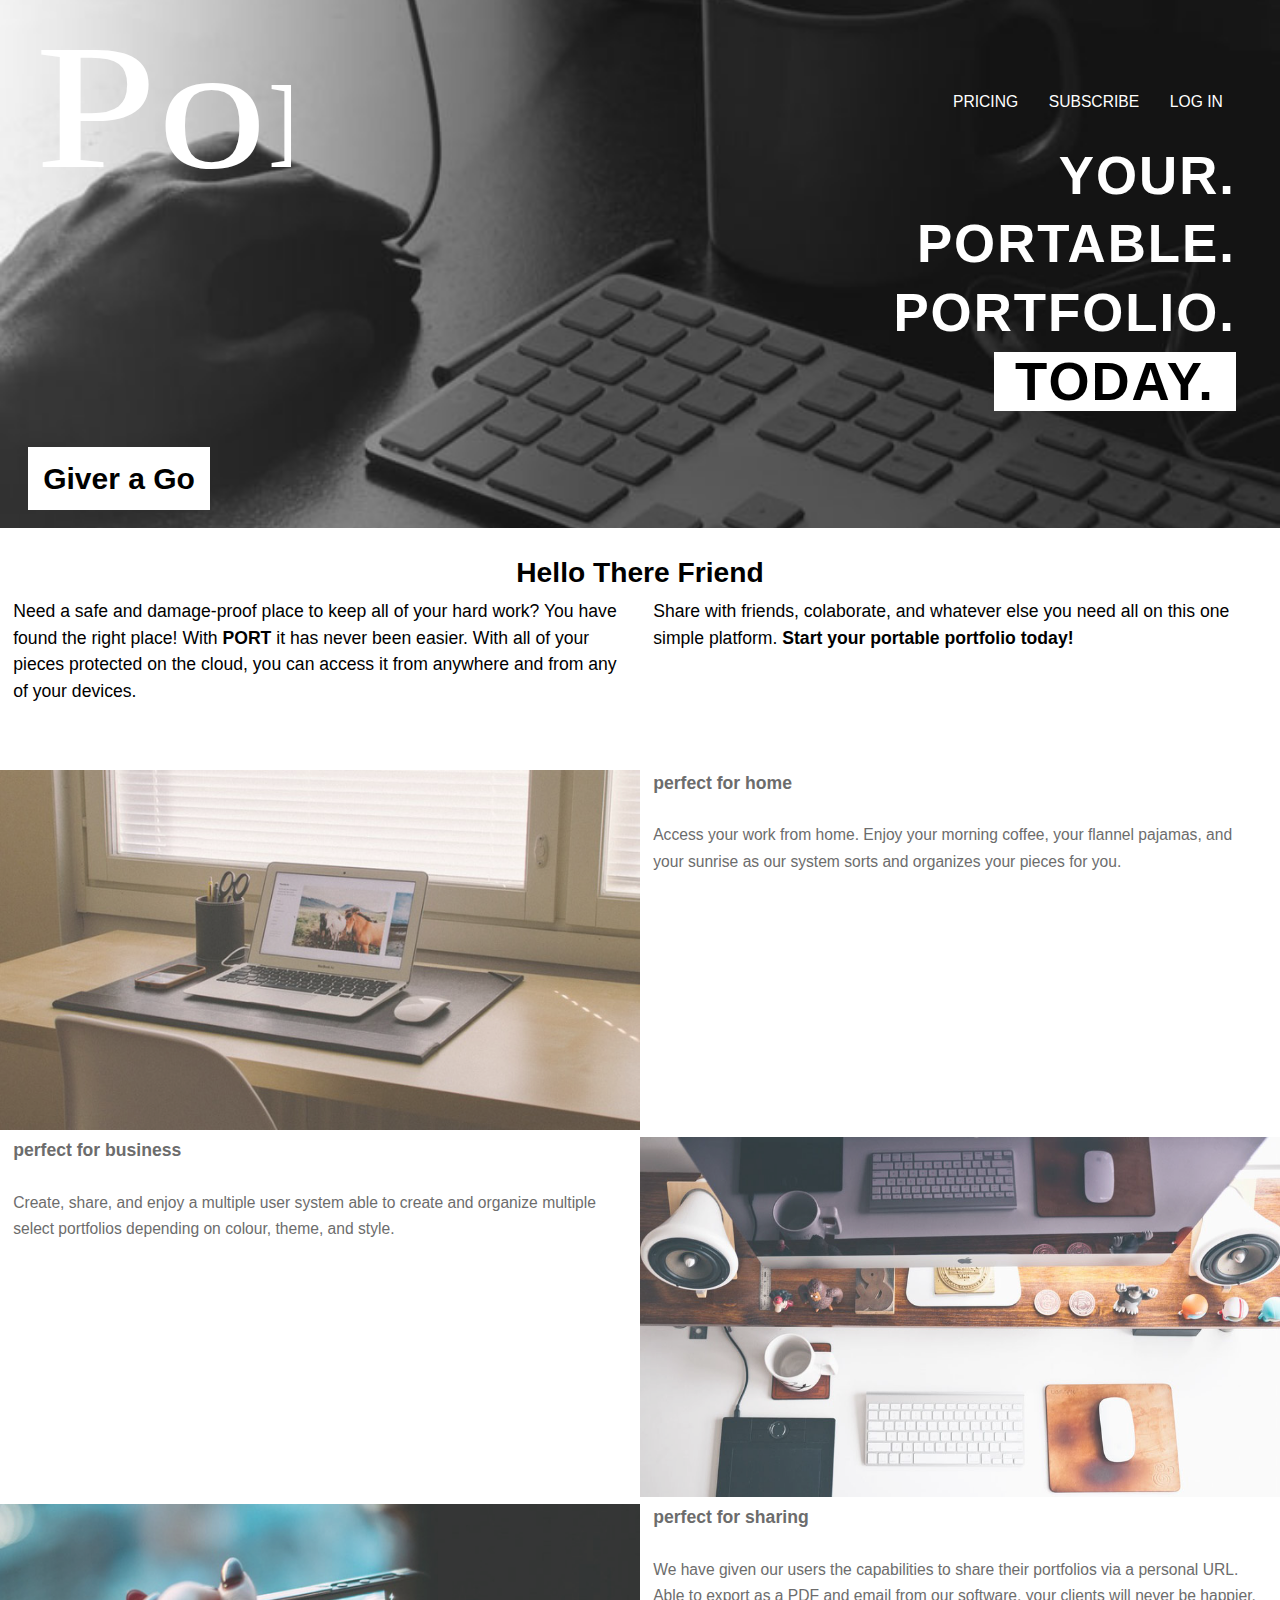
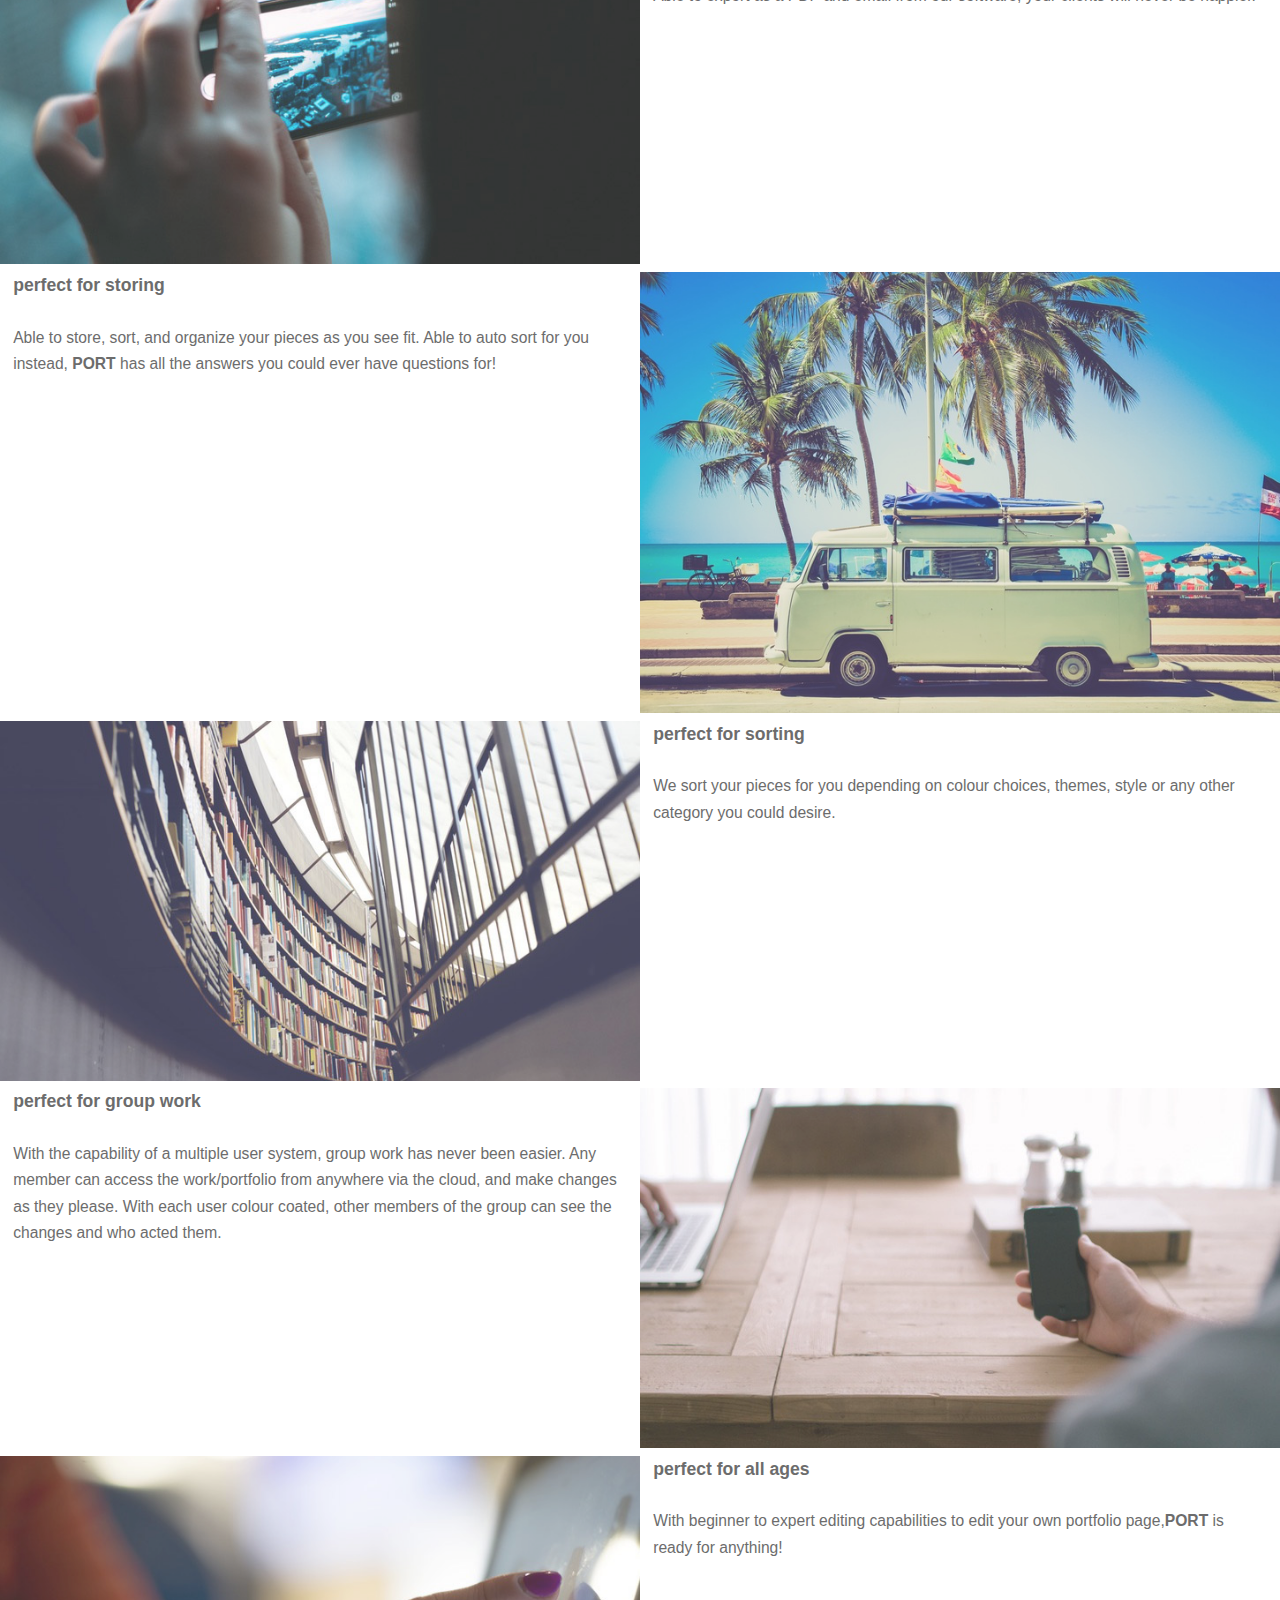
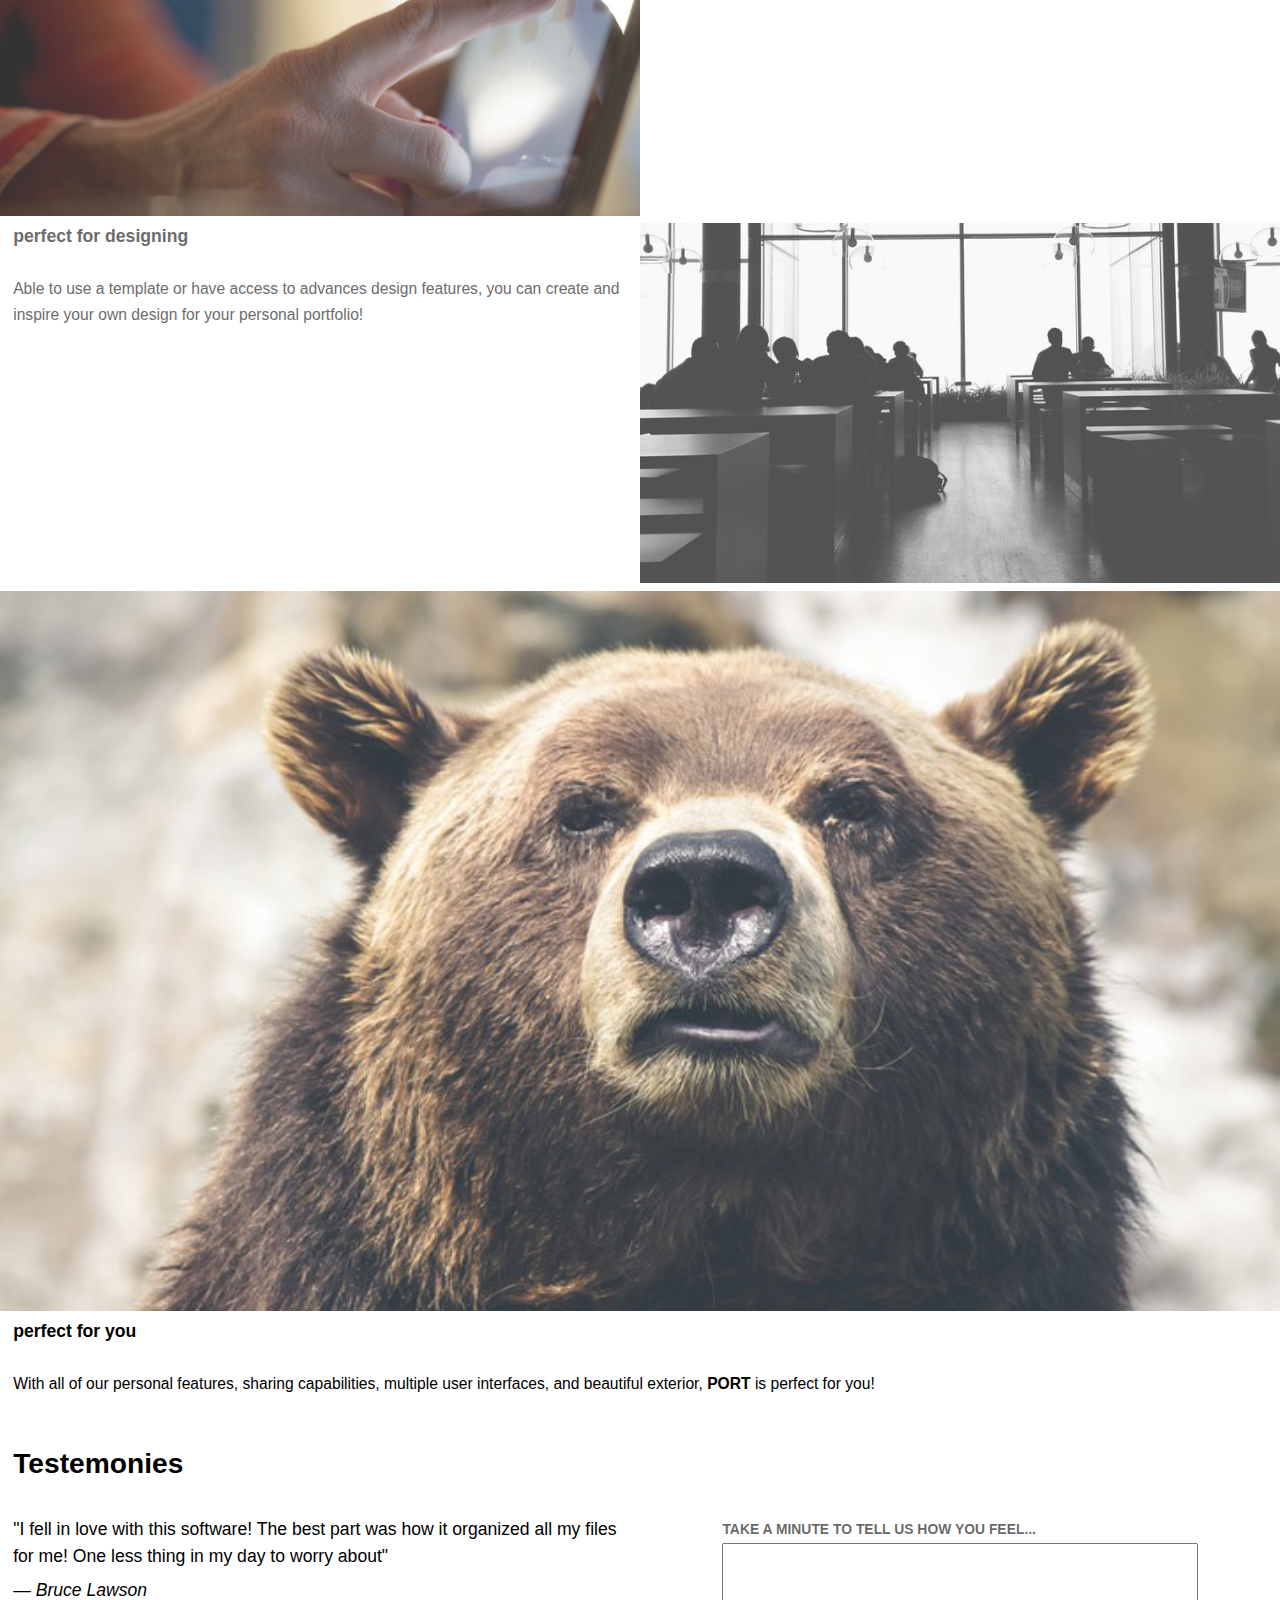
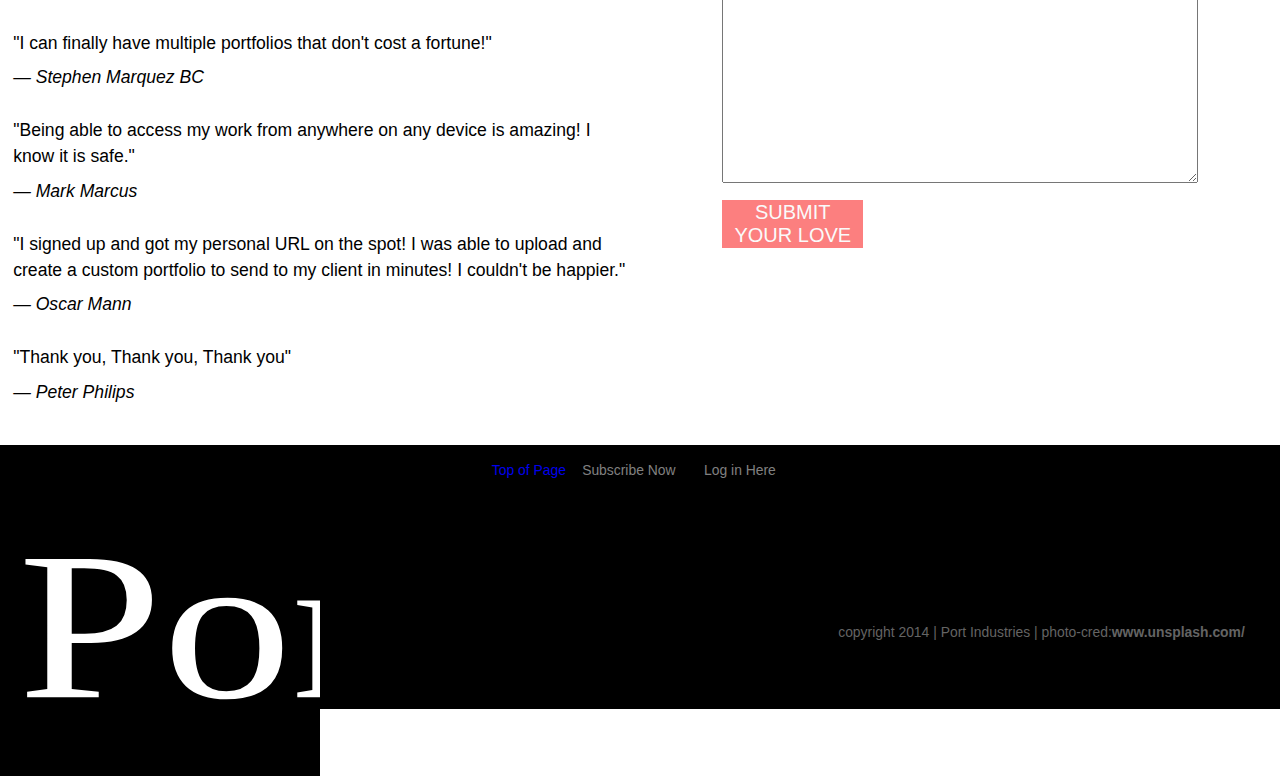
<file: index.html>
<!DOCTYPE html>
<html lang="en-ca">
<head>
  <meta charset="utf-8">
  <title>YOURPORT</title>
  <meta name="viewport" content="width=device-width,initial-scale=1">
  <link href="css/grid.css" rel="stylesheet">
  <link href="css/typography.css" rel="stylesheet">
  <link href="css/main.css" rel="stylesheet">

</head>
<body>
    
    <ul class="skip-links">
        <li><a href="#topnav">Skip to Top Navigation</a></li>
        <li><a href="#gonav">Skip to Giver a Go</a></li>
        <li><a href="pricing.html">Skip to Prices</a></li>
        <li><a href="subscribe.html">Skip to Subscription</a></li>
        <li><a href="#tour">Skip to Tour</a></li>
        <li><a href="#testemony">Skip to Testemonies</a></li>
        <li><a href="#bottomnav">Skip to Bottom Navigation</a></li>
    
    </ul>
     
<header>
    
    <a><img class="logo" src="images/logo.svg" alt="port logo"></a>
    
    
    <nav role="navigation" id="topnav">
         <ul class="nav-m milli">
            <li class="gutter-1-2"><a class="" href="pricing.html" id="pricenav">Pricing</a></li>
            <li class="gutter-1-2"><a class="" href="subscribe.html" id="subnav">Subscribe</a></li> 
            <li class="gutter-1-2"><a class="">Log In</a></li>     
        </ul>
    </nav>
    
    <div>
        <h1>your.<br>portable.<br>portfolio.<br><a class="todaylink" href="subscribe.html">today.</a></h1>
  </div> 
    
    <p class="island-1-2 giver"><a class="button" href="subscribe.html" id="gonav">Giver a Go</a></p>
  
</header>

<main>

    <nav role="navigation">
        <ul class="nav giga">
            <li><a class="sm-button" href="pricing.html">Pricing</a></li>
            <li><a class="sm-button" href="subscribe.html">Subscribe</a></li>
            <li><a class="sm-button">Log In</a></li>
        </ul>
    </nav>
    
    <div class="unit" id="tour">
        <h2 class="h2">Hello There Friend</h2>
        <div class="grid intro">
            <p class="unit unit-xs-1 unit-s-1-2 unit-m-1-2 gutter-1-2">Need a safe and damage-proof place to keep all of your hard work? You have found the right place! With <strong>PORT</strong> it has never been easier. With all of your pieces protected on the cloud, you can access it from anywhere and from any of your devices.</p> 
                <p class="unit unit-xs-1 unit-s-1-2 unit-m-1-2 gutter-1-2">Share with friends, colaborate, and whatever else you need all on this one simple platform. <a class="startlink" href="subscribe.html"><strong>Start your portable portfolio today!</strong></a></p>
        </div>    
        
    </div>
    
    <div class="grid">
    
        <div class="feature unit unit-xs-1 unit-m-1-2 unit-l-1">
            
            <div class="grid">
            
            <div class="unit unit-xs-1 unit-l-1-2">      
            <img src="images/for-home.jpg" class="pic-overlay" alt="">
            </div> 
            <div class="feature-info unit unit-xs-1 unit-l-1-2">
                <h3 class="kilo gutter-1-2">perfect for home</h3>
                <p class="info milli gutter-1-2">Access your work from home. Enjoy your morning coffee, your flannel pajamas, and your sunrise as our system sorts and organizes your pieces for you.</p>
            </div>
            </div>
        </div>
        
        <div class="feature unit unit-xs-1 unit-m-1-2 unit-l-1">
            
            <div class="grid">
            
                <div class="unit unit-xs-1 unit-l-1-2 unit-push-l-1-2">   
                    <img src="images/for-business.jpeg" class="pic-overlay" alt="">
                </div> 
                <div class="feature-info unit unit-xs-1 unit-l-1-2 unit-pull-l-1-2">
                    <h3 class="kilo gutter-1-2">perfect for business</h3>
            <p class="info milli gutter-1-2">Create, share, and enjoy a multiple user system able to create and organize multiple select portfolios depending on colour, theme, and style. </p>
                </div>
            </div>
        </div>
        
        <div class="feature unit unit-xs-1 unit-m-1-2 unit-l-1">
            
            <div class="grid">
            
                <div class="unit unit-xs-1 unit-l-1-2">   
                    <img src="images/for-sharing.jpg" class="pic-overlay" alt="">
                </div> 
                <div class="feature-info unit unit-xs-1 unit-l-1-2">
                    <h3 class="kilo gutter-1-2">perfect for sharing</h3>
                <p class="info milli gutter-1-2">We have given our users the capabilities to share their portfolios via a personal URL. Able to export as a PDF and email from our software, your clients will never be happier. </p>
            </div>
                </div>
            </div>
        
        <div class="feature unit unit-xs-1 unit-m-1-2 unit-l-1">
            
            <div class="grid">
            
                <div class="unit unit-xs-1 unit-l-1-2 unit-push-l-1-2">   
                    <img src="images/for-storing.jpg" class="pic-overlay" alt="">
                </div> 
                <div class="feature-info unit unit-xs-1 unit-l-1-2 unit-pull-l-1-2">
                    <h3 class="kilo gutter-1-2">perfect for storing</h3>
                <p class="info milli gutter-1-2">Able to store, sort, and organize your pieces as you see fit. Able to auto sort for you instead, <strong>PORT</strong> has all the answers you could ever have questions for!</p>
            </div>
                </div>
            </div>
        
        <div class="feature unit unit-xs-1 unit-m-1-2 unit-l-1">
            
            <div class="grid">
            
                <div class="unit unit-xs-1 unit-l-1-2">   
                    <img src="images/for-sorting.jpg" class="pic-overlay" alt="">
                </div> 
                <div class="feature-info unit unit-xs-1 unit-l-1-2">
                    <h3 class="kilo gutter-1-2">perfect for sorting</h3>
                <p class="info milli gutter-1-2">We sort your pieces for you depending on colour choices, themes, style or any other category you could desire. </p>
                </div>
            </div>
        </div>
        
        <div class="feature unit unit-xs-1 unit-m-1-2 unit-l-1">
            
            <div class="grid">
            
                <div class="unit unit-xs-1 unit-l-1-2 unit-push-l-1-2">   
                    <img src="images/for-group.jpeg" class="pic-overlay" alt="">
                </div> 
                <div class="feature-info unit unit-xs-1 unit-l-1-2 unit-pull-l-1-2">
                    <h3 class="kilo gutter-1-2">perfect for group work</h3>
                <p class="info milli gutter-1-2">With the capability of a multiple user system, group work has never been easier. Any member can access the work/portfolio from anywhere via the cloud, and make changes as they please. With each user colour coated, other members of the group can see the changes and who acted them. </p>
                </div>
            </div>
        </div>
        
        <div class="feature unit unit-xs-1 unit-m-1-2 unit-l-1">
            
            <div class="grid">
            
                <div class="unit unit-xs-1 unit-l-1-2">   
                    <img src="images/for-ages.jpg" class="pic-overlay" alt="">
                </div> 
                <div class="feature-info unit unit-xs-1 unit-l-1-2">
                    <h3 class="kilo gutter-1-2">perfect for all ages</h3>
                <p class="info milli gutter-1-2">With beginner to expert editing capabilities to edit your own portfolio page,<strong>PORT</strong> is ready for anything!</p>
                </div>
            </div>
        </div>
        
        <div class="feature unit unit-xs-1 unit-m-1-2 unit-l-1">
            
            <div class="grid">
            
                <div class="unit unit-xs-1 unit-l-1-2 unit-push-l-1-2">   
                    <img src="images/for-designing.jpeg" class="pic-overlay" alt="">
                </div> 
                <div class="feature-info unit unit-xs-1 unit-l-1-2 unit-pull-l-1-2">
                    <h3 class="kilo gutter-1-2">perfect for designing</h3>
                <p class="info milli gutter-1-2">Able to use a template or have access to advances design features, you can create and inspire your own design for your personal portfolio!</p>
                </div>
            </div>
        </div>
        
    </div>
  
        <div class="feature-you unit unit-xs-1 unit-m-1">
            <img src="images/for-you.jpg" alt="">
            <div class="feature-info">
                <h3 class="kilo gutter-1-2">perfect for you</h3>
                <p class="info milli gutter-1-2">With all of our personal features, sharing capabilities, multiple user interfaces, and beautiful exterior, <strong>PORT</strong> is perfect for you!</p>
            </div>
        </div>
    
    

    <p><a class="buttbutton peta" href="subscribe.html">Giver a Go</a></p>
   
    
    <h2 id="testemony" class="begone tests island-1-2">Testemonies</h2>
    
    
    <div class="grid begone">
        
        
            
        
        <div class=" island-1-2 unit unit-m-1-2">
            <blockquote>
                <p class="testemony-p">"I fell in love with this software! The best part was how it organized all my files for me! One less thing in my day to worry about"</p>
                <cite>— Bruce Lawson</cite>
            </blockquote>
            
            <blockquote>
                <p class="testemony-p">"I can finally have multiple portfolios that don't cost a fortune!"</p>
                <cite>— Stephen Marquez BC</cite>
            </blockquote>
           
            <blockquote>
                <p class="testemony-p">"Being able to access my work from anywhere on any device is amazing! I know it is safe."</p>
                <cite>— Mark Marcus</cite>
            </blockquote>
            
            <blockquote>
                <p class="testemony-p">"I signed up and got my personal URL on the spot! I was able to upload and create a custom portfolio to send to my client in minutes! I couldn't be happier."</p>
                <cite>— Oscar Mann</cite>
            </blockquote>

            <blockquote>
                <p class="testemony-p">"Thank you, Thank you, Thank you"</p>
                <cite>— Peter Philips</cite>
            </blockquote>
            
        </div>

            <div class="island-1-2 unit unit-m-1-2">
                <form class="form" action="index.html" method="post"> 

                <div>    
                    <label class="micro testemony"><strong>Take a minute to tell us how you feel...</strong></label>
                    <textarea></textarea>
                </div>

                <div class="testbutton">
                    <button type="submit">Submit your Love</button>
                </div>

        </form>
        </div>
    
    
    </div>
    
    
    

</main>


<footer>
    <nav role="navigation" id="bottomnav" class="micro">
        <ul class="footnav">
            <li><a class="" href="index.html">Top of Page</a></li>
            <li><a class="footnav" href="subscribe.html">Subscribe Now</a></li>
            <li><a class="footnav" href="subscribe.html">Log in Here</a></li>
        </ul>
        
        <div class="grid">
            <img class="unit unit-xs-1 unit-m-1-4 bottom-logo" src="images/logo.svg" alt="port logo">
            <p class="unit unit-xs-1 unit-m-3-4 copyright">copyright 2014 | Port Industries | photo-cred:<a class="unsplash" href="https://unsplash.com/"><strong>www.unsplash.com/</strong></a> </p>
               
        </div>    
        
    </nav>
</footer>

</body>
</html>
</file>
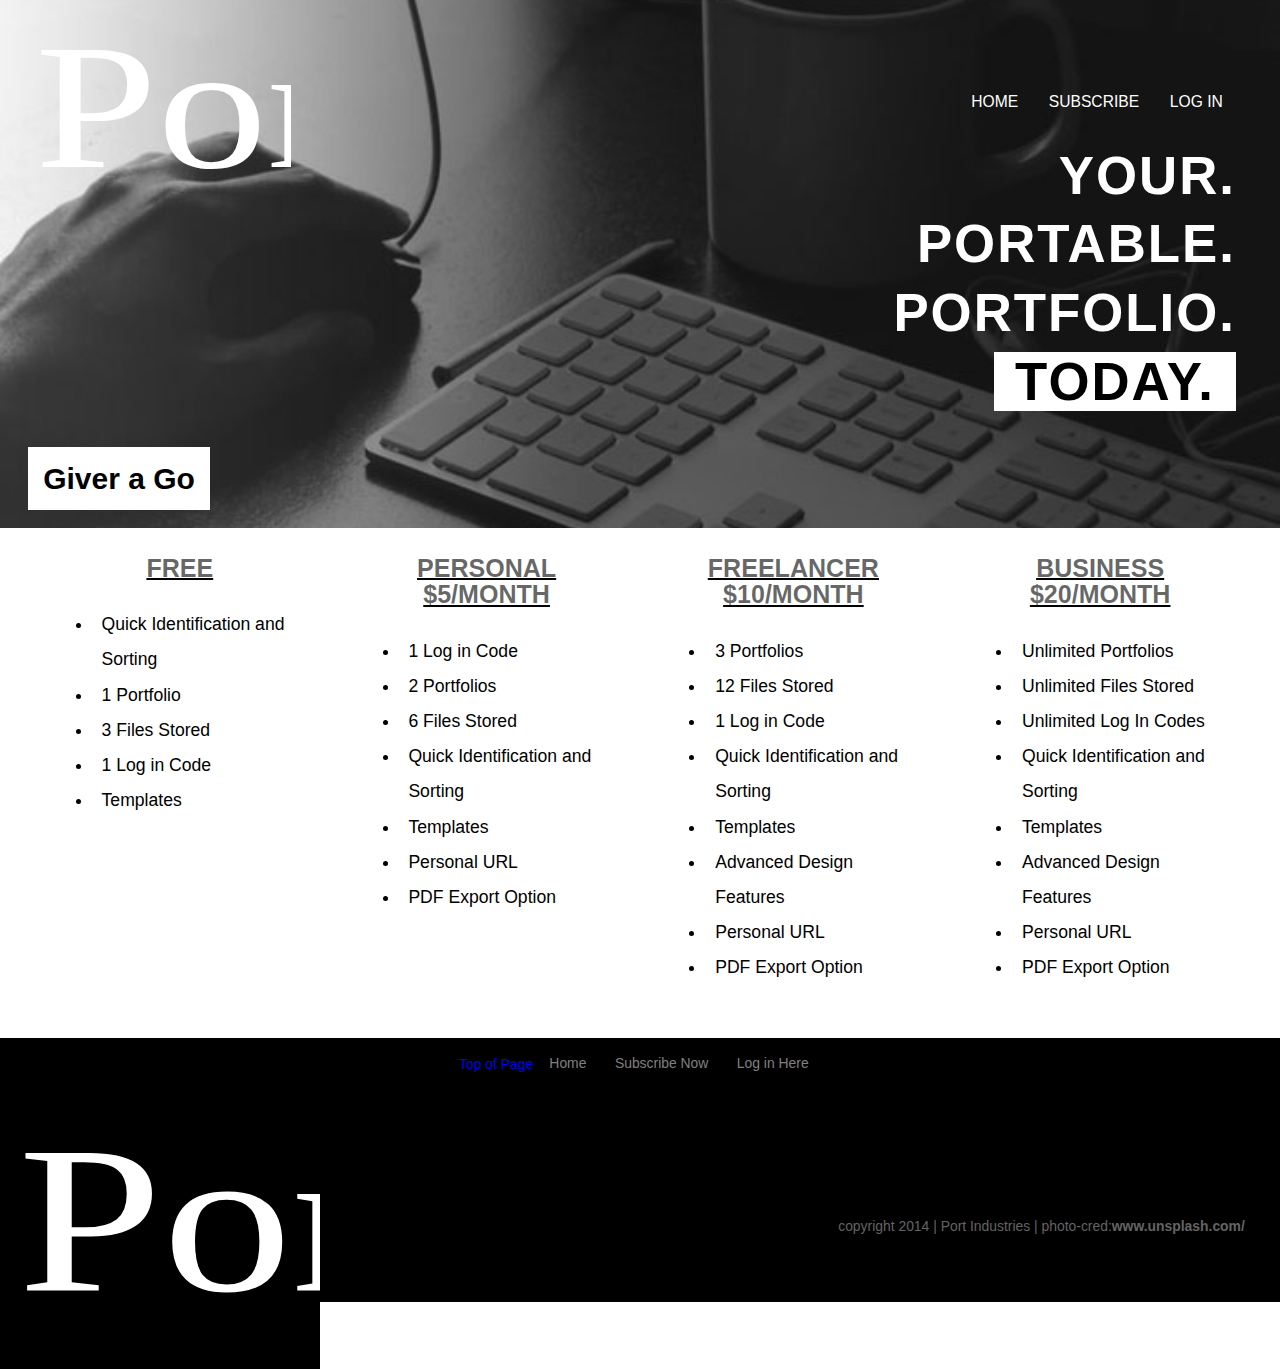
<file: pricing.html>
<!DOCTYPE html>
<html lang="en-ca">
<head>
  <meta charset="utf-8">
  <title>YOURPORT</title>
  <meta name="viewport" content="width=device-width,initial-scale=1">
  <link href="css/grid.css" rel="stylesheet">
  <link href="css/typography.css" rel="stylesheet">
  <link href="css/main.css" rel="stylesheet">

</head>
<body>
    
    <ul class="skip-links">
        <li><a href="#topnav">Skip to Top Navigation</a></li>
        <li><a href="#gonav">Skip to Giver a Go</a></li>
        <li><a href="index.html">Skip home button</a></li>
        <li><a href="pricing.html">Skip to Prices</a></li>
        <li><a href="subscribe.html">Skip to Subscription</a></li>
        <li><a href="#tour">Skip to Tour</a></li>
        <li><a href="#testemony">Skip to Testemonies</a></li>
        <li><a href="#bottomnav">Skip to Bottom Navigation</a></li>
    </ul>
     
<header>
    
    <img class="logo" src="images/logo.svg" alt="port logo">
    
    
    <nav role="navigation" id="topnav">
         <ul class="nav-m milli">
             <li class="gutter-1-2"><a class="" href="index.html" id="homenav">Home</a></li>
            <li class="gutter-1-2"><a class="" href="subscribe.html" id="subnav">Subscribe</a></li> 
            <li class="gutter-1-2"><a class="">Log In</a></li>     
        </ul>
    </nav>
    
    <div>
        <h1>your.<br>portable.<br>portfolio.<br><a class="todaylink" href="subscribe.html">today.</a></h1>
  </div> 
    
    <p class="island-1-2 giver"><a class="button" href="subscribe.html" id="gonav">Giver a Go</a></p>
  
</header>

<main>
    
    <nav role="navigation" id="topnav">
        <ul class="nav giga">
            <li><a class="sm-button" href="index.html" id="pricenav">Home</a></li>
            <li><a class="sm-button" href="subscribe.html" id="subnav">Subscribe</a></li>
            <li><a class="sm-button">Log In</a></li>
        </ul>
    </nav>
    
    
<div class="grid island price-grid">    
    
    <div class="price unit gutter unit-xs-1 unit-m-1-2 unit-l-1-4">
        <h3><a class="price-title free" href="subscribe.html">free</a></h3>
        <ul>
            <li class="price-list">Quick Identification and Sorting</li>
            <li class="price-list">1 Portfolio</li>
            <li class="price-list">3 Files Stored</li>
            <li class="price-list">1 Log in Code</li>
            <li class="price-list">Templates</l>
        </ul>
    </div>
    
    <div class="price unit gutter unit-xs-1 unit-m-1-2 unit-l-1-4">
        <h3><a class="price-title" href="subscribe.html">personal $5/month</a></h3>
        <ul>
            <li class="price-list">1 Log in Code</li>
            <li class="price-list">2 Portfolios</li>
            <li class="price-list">6 Files Stored</li>
            <li class="price-list">Quick Identification and Sorting</li>
            <li class="price-list">Templates</l>
            <li class="price-list">Personal URL</li>
            <li class="price-list">PDF Export Option</li>
        </ul>
    </div>
    
    <div class="price unit gutter unit-xs-1 unit-m-1-2 unit-l-1-4">
        <h3><a class="price-title" href="subscribe.html">freelancer $10/month</a></h3>
        <ul>
            <li class="price-list">3 Portfolios</li>
            <li class="price-list">12 Files Stored</li>
            <li class="price-list">1 Log in Code</li>
            <li class="price-list">Quick Identification and Sorting</li>
            <li class="price-list">Templates</l>
            <li class="price-list">Advanced Design Features</l>
            <li class="price-list">Personal URL</li>
            <li class="price-list">PDF Export Option</li>
        </ul>
    </div>

    <div class="price unit gutter unit-xs-1 unit-m-1-2 unit-l-1-4">
        <h3><a class="price-title" href="subscribe.html">business $20/month</a></h3>
        <ul>
            
            <li class="price-list">Unlimited Portfolios</li>
            <li class="price-list">Unlimited Files Stored</li>
            <li class="price-list">Unlimited Log In Codes</li>
            <li class="price-list">Quick Identification and Sorting</li>
            <li class="price-list">Templates</l>
        <li class="price-list">Advanced Design Features</l>
        <li class="price-list">Personal URL</li>
        <li class="price-list">PDF Export Option</li>
        </ul>
    </div>

</div>    
    
    
    
    
    
    
    
</main>


<footer>
    <nav role="navigation" id="bottomnav" class="micro">
        <ul class="footnav">
            <li><a class="" href="pricing.html">Top of Page</a></li>
            <li><a class="footnav" href="index.html">Home</a></li>
            <li><a class="footnav" href="subscribe.html">Subscribe Now</a></li>
            <li><a class="footnav" href="subscribe.html">Log in Here</a></li>
        </ul>
        
        <div class="grid">
            <img class="unit unit-xs-1 unit-m-1-4 bottom-logo" src="images/logo.svg" alt="port logo">
            <p class="unit unit-xs-1 unit-m-3-4 copyright">copyright 2014 | Port Industries | photo-cred:<a class="unsplash" href="https://unsplash.com/"><strong>www.unsplash.com/</strong></a> </p>
               
        </div>    
        
    </nav>
</footer>

</body>
</html>
</file>
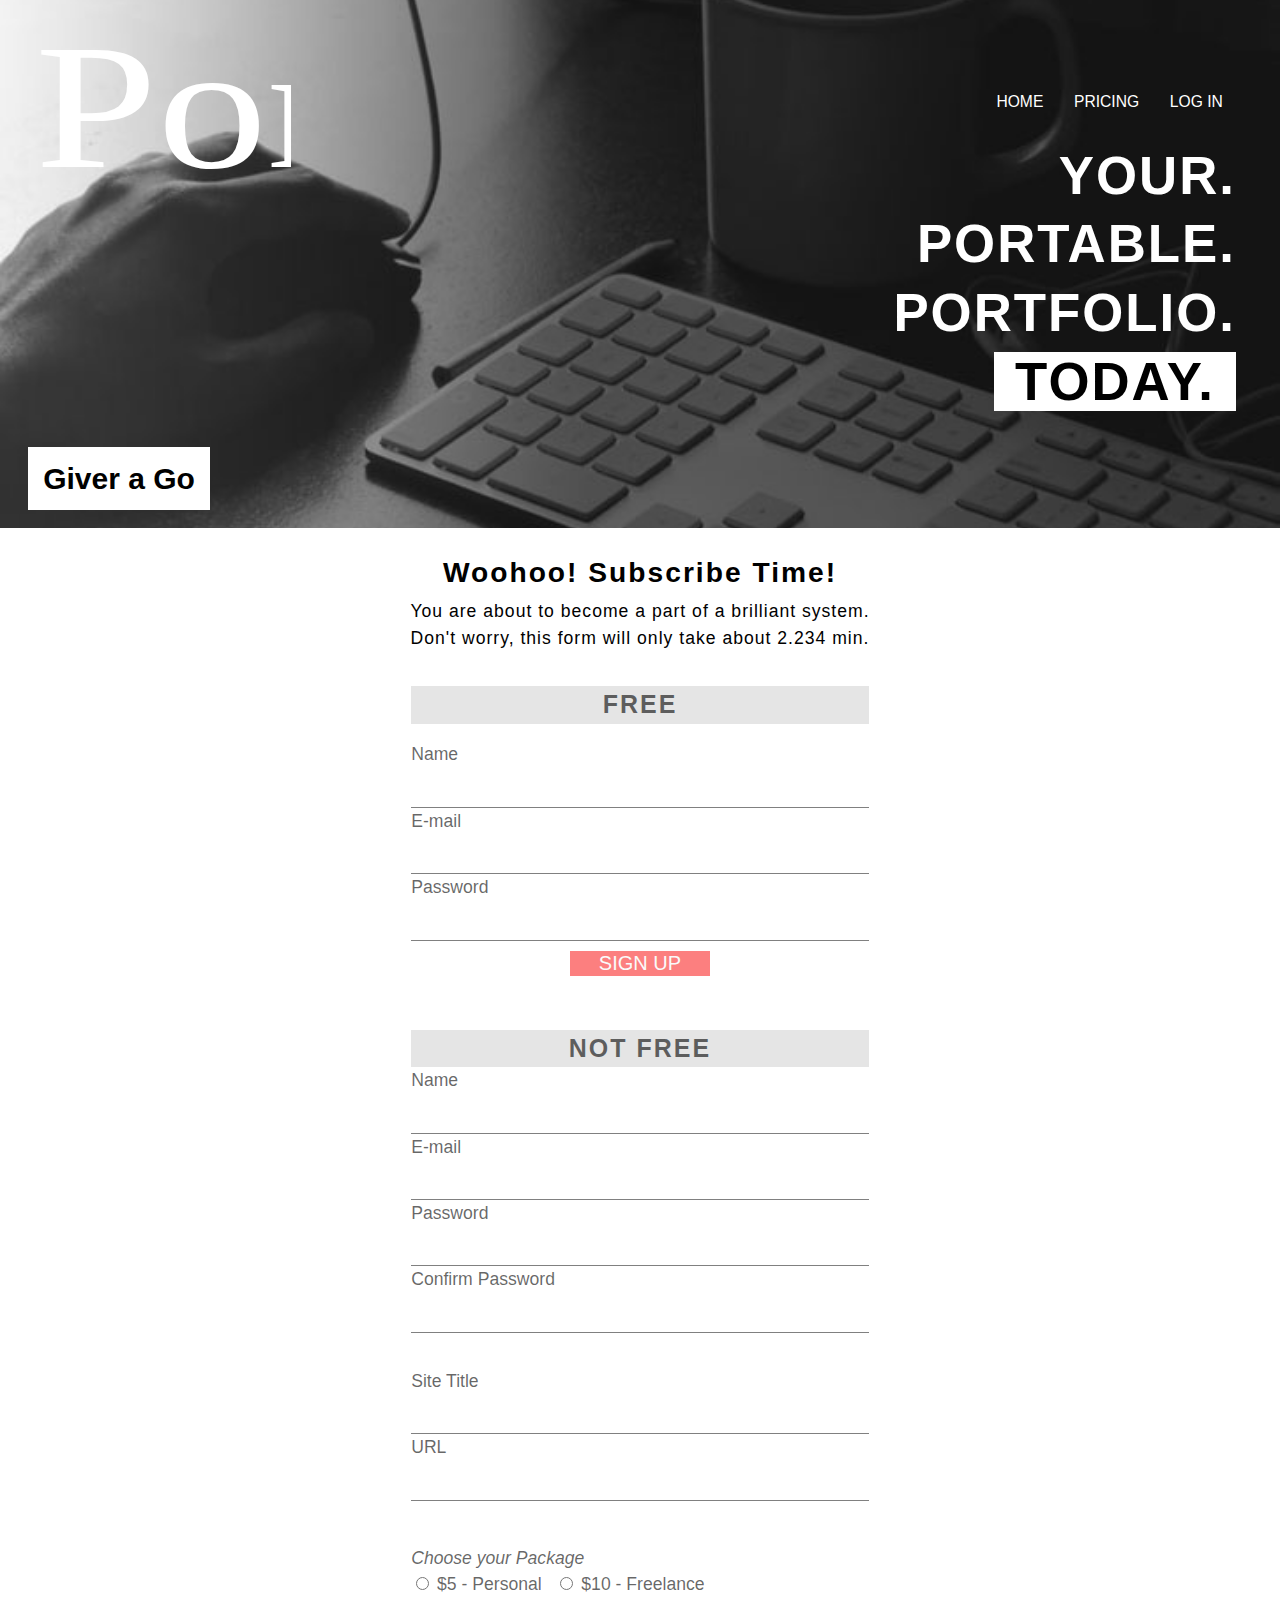
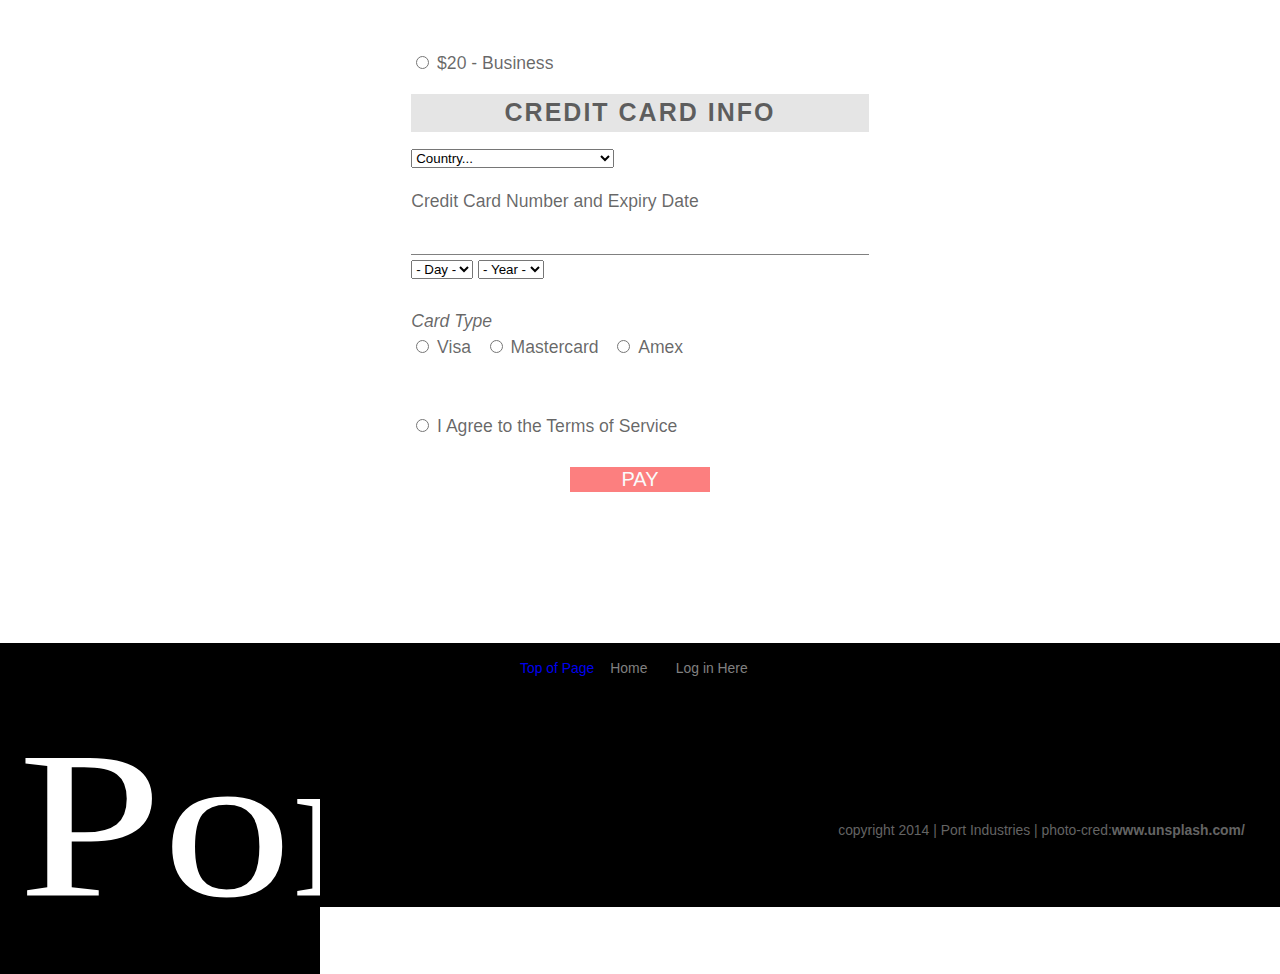
<file: subscribe.html>
<!DOCTYPE html>
<html lang="en-ca">
<head>
  <meta charset="utf-8">
  <title>YOURPORT</title>
  <meta name="viewport" content="width=device-width,initial-scale=1">
  <link href="css/grid.css" rel="stylesheet">
  <link href="css/typography.css" rel="stylesheet">
  <link href="css/main.css" rel="stylesheet">

</head>
<body>
    
    <ul class="skip-links">
        <li><a href="#topnav">Skip to Top Navigation</a></li>
        <li><a href="#gonav">Skip to Giver a Go</a></li>
        <li><a href="index.html">Skip home button</a></li>
        <li><a href="pricing.html">Skip to Prices</a></li>
        <li><a href="subscribe.html">Skip to Subscription</a></li>
        <li><a href="#tour">Skip to Tour</a></li>
        <li><a href="#testemony">Skip to Testemonies</a></li>
        <li><a href="#bottomnav">Skip to Bottom Navigation</a></li>
    </ul>
     
<header>
    
    <img class="logo" src="images/logo.svg" alt="port logo">
    
    
    <nav role="navigation" id="topnav">
         <ul class="nav-m milli">
             <li class="gutter-1-2"><a class="" href="index.html" id="homenav">Home</a></li>
             <li class="gutter-1-2"><a class="" href="pricing.html">Pricing</a></li> 
            <li class="gutter-1-2"><a class="">Log In</a></li>     
        </ul>
    </nav>
    
    <div>
        <h1>your.<br>portable.<br>portfolio.<br><a class="todaylink" href="subscribe.html">today.</a></h1>
  </div> 
    
    <p class="island-1-2 giver"><a class="button" href="subscribe.html" id="gonav">Giver a Go</a></p>
  
</header>

<main>
    
    <nav role="navigation" id="topnav">
        <ul class="nav giga">
            <li><a class="sm-button" href="index.html" id="pricenav">Home</a></li>
            <li><a class="sm-button" href="Pricing.html" id="subnav">Pricing</a></li>
            <li><a class="sm-button">Log In</a></li>
        </ul>
    </nav>

    
  
    <div class="colourback">
    
        
        
        <form class="form" action="thanks.html" method="post">
    
    
            <h2 class="join">Woohoo! Subscribe Time!</h2>

            <p class="join-p">You are about to become a part of a brilliant system. Don't worry, this form will only take about 2.234 min. </p>       
 
    
    <div class="basics">
         
        <p class="form-titles">Free</p>
        
        <div>   
            <label for="name" class="before">Name</label>
            <input class="inputbox" id="name">
        </div> 

        <div>    
            <label for="email">E-mail</label>
            <input class="inputbox" type="email" id="email">
        </div>

        <div>
            <label for="password">Password</label>
            <input type="password" class="inputbox" id="age">
        </div>
        
        <div class="submit-button-free">
            <button type="submit"><a class="submit" href="thanks.html">Sign Up</a></button>
        </div>
    
    </div>
    
    <div class="not-free">
         
        <p class="form-titles">not free</p>
        
        <div>   
            <label for="name">Name</label>
            <input class="inputbox" id="name">
        </div> 

        <div>    
            <label for="email">E-mail</label>
            <input class="inputbox" type="email" id="email">
        </div>
        
        <div>   
            <label>Password</label>
            <input class="inputbox" type="password" id="password">
        </div>
        
        <div>   
            <label>Confirm Password</label>
            <input type="password" class="inputbox after" id="conform-password">
        </div>
    
        <div>   
            <label>Site Title</label>
            <input class="inputbox" id="name">
        </div> 

        <div>    
            <label for="url">URL</label>
            <input class="inputbox after" id="email">
        </div>

        
        <div>
            <p class="yourlevel"><em>Choose your Package</em></p>

            <span class="radio after">
                <input type="radio" id="freelance" name="your-field">
                <label class="levels" for="freelance">$5 - Personal</label>
            </span>

            <span class="radio">
                <input type="radio" id="physical" name="your-field">
                <label class="levels" for="physical">$10 - Freelance</label>
            </span>

            <span class="radio">
                <input type="radio" id="digital" name="your-field">
                <label class="levels" for="digital">$20 - Business</label>
            </span>
            
        </div>

        
        
            <p class="form-titles">credit card info</p> 

        <select class="before" name="country">
<option value="">Country...</option>
<option value="Afganistan">Afghanistan</option>
<option value="Albania">Albania</option>
<option value="Algeria">Algeria</option>
<option value="American Samoa">American Samoa</option>
<option value="Andorra">Andorra</option>
<option value="Angola">Angola</option>
<option value="Anguilla">Anguilla</option>
<option value="Antigua &amp; Barbuda">Antigua &amp; Barbuda</option>
<option value="Argentina">Argentina</option>
<option value="Armenia">Armenia</option>
<option value="Aruba">Aruba</option>
<option value="Australia">Australia</option>
<option value="Austria">Austria</option>
<option value="Azerbaijan">Azerbaijan</option>
<option value="Bahamas">Bahamas</option>
<option value="Bahrain">Bahrain</option>
<option value="Bangladesh">Bangladesh</option>
<option value="Barbados">Barbados</option>
<option value="Belarus">Belarus</option>
<option value="Belgium">Belgium</option>
<option value="Belize">Belize</option>
<option value="Benin">Benin</option>
<option value="Bermuda">Bermuda</option>
<option value="Bhutan">Bhutan</option>
<option value="Bolivia">Bolivia</option>
<option value="Bonaire">Bonaire</option>
<option value="Bosnia &amp; Herzegovina">Bosnia &amp; Herzegovina</option>
<option value="Botswana">Botswana</option>
<option value="Brazil">Brazil</option>
<option value="British Indian Ocean Ter">British Indian Ocean Ter</option>
<option value="Brunei">Brunei</option>
<option value="Bulgaria">Bulgaria</option>
<option value="Burkina Faso">Burkina Faso</option>
<option value="Burundi">Burundi</option>
<option value="Cambodia">Cambodia</option>
<option value="Cameroon">Cameroon</option>
<option value="Canada">Canada</option>
<option value="Canary Islands">Canary Islands</option>
<option value="Cape Verde">Cape Verde</option>
<option value="Cayman Islands">Cayman Islands</option>
<option value="Central African Republic">Central African Republic</option>
<option value="Chad">Chad</option>
<option value="Channel Islands">Channel Islands</option>
<option value="Chile">Chile</option>
<option value="China">China</option>
<option value="Christmas Island">Christmas Island</option>
<option value="Cocos Island">Cocos Island</option>
<option value="Colombia">Colombia</option>
<option value="Comoros">Comoros</option>
<option value="Congo">Congo</option>
<option value="Cook Islands">Cook Islands</option>
<option value="Costa Rica">Costa Rica</option>
<option value="Cote DIvoire">Cote D'Ivoire</option>
<option value="Croatia">Croatia</option>
<option value="Cuba">Cuba</option>
<option value="Curaco">Curacao</option>
<option value="Cyprus">Cyprus</option>
<option value="Czech Republic">Czech Republic</option>
<option value="Denmark">Denmark</option>
<option value="Djibouti">Djibouti</option>
<option value="Dominica">Dominica</option>
<option value="Dominican Republic">Dominican Republic</option>
<option value="East Timor">East Timor</option>
<option value="Ecuador">Ecuador</option>
<option value="Egypt">Egypt</option>
<option value="El Salvador">El Salvador</option>
<option value="Equatorial Guinea">Equatorial Guinea</option>
<option value="Eritrea">Eritrea</option>
<option value="Estonia">Estonia</option>
<option value="Ethiopia">Ethiopia</option>
<option value="Falkland Islands">Falkland Islands</option>
<option value="Faroe Islands">Faroe Islands</option>
<option value="Fiji">Fiji</option>
<option value="Finland">Finland</option>
<option value="France">France</option>
<option value="French Guiana">French Guiana</option>
<option value="French Polynesia">French Polynesia</option>
<option value="French Southern Ter">French Southern Ter</option>
<option value="Gabon">Gabon</option>
<option value="Gambia">Gambia</option>
<option value="Georgia">Georgia</option>
<option value="Germany">Germany</option>
<option value="Ghana">Ghana</option>
<option value="Gibraltar">Gibraltar</option>
<option value="Great Britain">Great Britain</option>
<option value="Greece">Greece</option>
<option value="Greenland">Greenland</option>
<option value="Grenada">Grenada</option>
<option value="Guadeloupe">Guadeloupe</option>
<option value="Guam">Guam</option>
<option value="Guatemala">Guatemala</option>
<option value="Guinea">Guinea</option>
<option value="Guyana">Guyana</option>
<option value="Haiti">Haiti</option>
<option value="Hawaii">Hawaii</option>
<option value="Honduras">Honduras</option>
<option value="Hong Kong">Hong Kong</option>
<option value="Hungary">Hungary</option>
<option value="Iceland">Iceland</option>
<option value="India">India</option>
<option value="Indonesia">Indonesia</option>
<option value="Iran">Iran</option>
<option value="Iraq">Iraq</option>
<option value="Ireland">Ireland</option>
<option value="Isle of Man">Isle of Man</option>
<option value="Israel">Israel</option>
<option value="Italy">Italy</option>
<option value="Jamaica">Jamaica</option>
<option value="Japan">Japan</option>
<option value="Jordan">Jordan</option>
<option value="Kazakhstan">Kazakhstan</option>
<option value="Kenya">Kenya</option>
<option value="Kiribati">Kiribati</option>
<option value="Korea North">Korea North</option>
<option value="Korea Sout">Korea South</option>
<option value="Kuwait">Kuwait</option>
<option value="Kyrgyzstan">Kyrgyzstan</option>
<option value="Laos">Laos</option>
<option value="Latvia">Latvia</option>
<option value="Lebanon">Lebanon</option>
<option value="Lesotho">Lesotho</option>
<option value="Liberia">Liberia</option>
<option value="Libya">Libya</option>
<option value="Liechtenstein">Liechtenstein</option>
<option value="Lithuania">Lithuania</option>
<option value="Luxembourg">Luxembourg</option>
<option value="Macau">Macau</option>
<option value="Macedonia">Macedonia</option>
<option value="Madagascar">Madagascar</option>
<option value="Malaysia">Malaysia</option>
<option value="Malawi">Malawi</option>
<option value="Maldives">Maldives</option>
<option value="Mali">Mali</option>
<option value="Malta">Malta</option>
<option value="Marshall Islands">Marshall Islands</option>
<option value="Martinique">Martinique</option>
<option value="Mauritania">Mauritania</option>
<option value="Mauritius">Mauritius</option>
<option value="Mayotte">Mayotte</option>
<option value="Mexico">Mexico</option>
<option value="Midway Islands">Midway Islands</option>
<option value="Moldova">Moldova</option>
<option value="Monaco">Monaco</option>
<option value="Mongolia">Mongolia</option>
<option value="Montserrat">Montserrat</option>
<option value="Morocco">Morocco</option>
<option value="Mozambique">Mozambique</option>
<option value="Myanmar">Myanmar</option>
<option value="Nambia">Nambia</option>
<option value="Nauru">Nauru</option>
<option value="Nepal">Nepal</option>
<option value="Netherland Antilles">Netherland Antilles</option>
<option value="Netherlands">Netherlands (Holland, Europe)</option>
<option value="Nevis">Nevis</option>
<option value="New Caledonia">New Caledonia</option>
<option value="New Zealand">New Zealand</option>
<option value="Nicaragua">Nicaragua</option>
<option value="Niger">Niger</option>
<option value="Nigeria">Nigeria</option>
<option value="Niue">Niue</option>
<option value="Norfolk Island">Norfolk Island</option>
<option value="Norway">Norway</option>
<option value="Oman">Oman</option>
<option value="Pakistan">Pakistan</option>
<option value="Palau Island">Palau Island</option>
<option value="Palestine">Palestine</option>
<option value="Panama">Panama</option>
<option value="Papua New Guinea">Papua New Guinea</option>
<option value="Paraguay">Paraguay</option>
<option value="Peru">Peru</option>
<option value="Phillipines">Philippines</option>
<option value="Pitcairn Island">Pitcairn Island</option>
<option value="Poland">Poland</option>
<option value="Portugal">Portugal</option>
<option value="Puerto Rico">Puerto Rico</option>
<option value="Qatar">Qatar</option>
<option value="Republic of Montenegro">Republic of Montenegro</option>
<option value="Republic of Serbia">Republic of Serbia</option>
<option value="Reunion">Reunion</option>
<option value="Romania">Romania</option>
<option value="Russia">Russia</option>
<option value="Rwanda">Rwanda</option>
<option value="St Barthelemy">St Barthelemy</option>
<option value="St Eustatius">St Eustatius</option>
<option value="St Helena">St Helena</option>
<option value="St Kitts-Nevis">St Kitts-Nevis</option>
<option value="St Lucia">St Lucia</option>
<option value="St Maarten">St Maarten</option>
<option value="St Pierre &amp; Miquelon">St Pierre &amp; Miquelon</option>
<option value="St Vincent &amp; Grenadines">St Vincent &amp; Grenadines</option>
<option value="Saipan">Saipan</option>
<option value="Samoa">Samoa</option>
<option value="Samoa American">Samoa American</option>
<option value="San Marino">San Marino</option>
<option value="Sao Tome &amp; Principe">Sao Tome &amp; Principe</option>
<option value="Saudi Arabia">Saudi Arabia</option>
<option value="Senegal">Senegal</option>
<option value="Serbia">Serbia</option>
<option value="Seychelles">Seychelles</option>
<option value="Sierra Leone">Sierra Leone</option>
<option value="Singapore">Singapore</option>
<option value="Slovakia">Slovakia</option>
<option value="Slovenia">Slovenia</option>
<option value="Solomon Islands">Solomon Islands</option>
<option value="Somalia">Somalia</option>
<option value="South Africa">South Africa</option>
<option value="Spain">Spain</option>
<option value="Sri Lanka">Sri Lanka</option>
<option value="Sudan">Sudan</option>
<option value="Suriname">Suriname</option>
<option value="Swaziland">Swaziland</option>
<option value="Sweden">Sweden</option>
<option value="Switzerland">Switzerland</option>
<option value="Syria">Syria</option>
<option value="Tahiti">Tahiti</option>
<option value="Taiwan">Taiwan</option>
<option value="Tajikistan">Tajikistan</option>
<option value="Tanzania">Tanzania</option>
<option value="Thailand">Thailand</option>
<option value="Togo">Togo</option>
<option value="Tokelau">Tokelau</option>
<option value="Tonga">Tonga</option>
<option value="Trinidad &amp; Tobago">Trinidad &amp; Tobago</option>
<option value="Tunisia">Tunisia</option>
<option value="Turkey">Turkey</option>
<option value="Turkmenistan">Turkmenistan</option>
<option value="Turks &amp; Caicos Is">Turks &amp; Caicos Is</option>
<option value="Tuvalu">Tuvalu</option>
<option value="Uganda">Uganda</option>
<option value="Ukraine">Ukraine</option>
<option value="United Arab Erimates">United Arab Emirates</option>
<option value="United Kingdom">United Kingdom</option>
<option value="United States of America">United States of America</option>
<option value="Uraguay">Uruguay</option>
<option value="Uzbekistan">Uzbekistan</option>
<option value="Vanuatu">Vanuatu</option>
<option value="Vatican City State">Vatican City State</option>
<option value="Venezuela">Venezuela</option>
<option value="Vietnam">Vietnam</option>
<option value="Virgin Islands (Brit)">Virgin Islands (Brit)</option>
<option value="Virgin Islands (USA)">Virgin Islands (USA)</option>
<option value="Wake Island">Wake Island</option>
<option value="Wallis &amp; Futana Is">Wallis &amp; Futana Is</option>
<option value="Yemen">Yemen</option>
<option value="Zaire">Zaire</option>
<option value="Zambia">Zambia</option>
<option value="Zimbabwe">Zimbabwe</option>
</select>
        
        
        <div>   
            <label class="before">Credit Card Number and Expiry Date</label>
            <input class="inputbox">
        </div>

        <select name="Day">
            <option> - Day - </option>
            <option value="1">1</option>
            <option value="2">2</option>
            <option value="3">3</option>
            <option value="4">4</option>
            <option value="5">5</option>
            <option value="6">6</option>
            <option value="7">7</option>
            <option value="8">8</option>
            <option value="9">9</option>
            <option value="10">10</option>
            <option value="11">11</option>
            <option value="12">12</option>
            <option value="13">13</option>
            <option value="14">14</option>
            <option value="15">15</option>
            <option value="16">16</option>
            <option value="17">17</option>
            <option value="18">18</option>
            <option value="19">19</option>
            <option value="20">20</option>
            <option value="21">21</option>
            <option value="22">22</option>
            <option value="23">23</option>
            <option value="24">24</option>
            <option value="25">25</option>
            <option value="26">26</option>
            <option value="27">27</option>
            <option value="28">28</option>
            <option value="29">29</option>
            <option value="30">30</option>
            <option value="31">31</option>
        </select>

        <select name="Year">
            <option> - Year - </option>
            <option value="2014">2014</option>
            <option value="2015">2015</option>
            <option value="2016">2016</option>
            <option value="2017">2017</option>
            <option value="2018">2018</option>
            <option value="2019">2019</option>
            <option value="2020">2020</option>
            <option value="2021">2021</option>
            <option value="2022">2022</option>
            <option value="2023">2023</option>
            <option value="2024">2024</option>
            <option value="2025">2025</option>

        </select>
        
    <div class="before">
            <p class="yourlevel"><em>Card Type</em></p>

            <span class="radio after">
                <input type="radio" id="visa" name="visa">
                <label class="levels" for="visa">Visa</label>
            </span>
            
            <span class="radio after">
                <input type="radio" id="mastercard" name="mastercard">
                <label class="levels" for="Mastercard">Mastercard</label>
            </span>
            
            <span class="radio after">
                <input type="radio" id="amex" name="amex">
                <label class="levels" for="amex">Amex</label>
            </span>
        </div>    
        
        <div>
            <span class="radio">
                <input type="radio" id="agree" name="your-field">
                <label class="levels">I Agree to the Terms of Service</label>
            </span>
        
        </div>
        
        <div class="submit-button-free">
            <button type="submit"><a class="submit" href="thanks.html">Pay</a></button>
        </div>
        
        
    </div>
    </form>        
</div>

    
    
    
    
    
    
    
</main>


<footer>
    <nav role="navigation" id="bottomnav" class="micro">
        <ul class="footnav">
            <li><a class="" href="subscribe.html">Top of Page</a></li>
            <li><a class="footnav" href="index.html">Home</a></li>
            <li><a class="footnav" href="subscribe.html">Log in Here</a></li>
        </ul>
        
        <div class="grid">
            <img class="unit unit-xs-1 unit-m-1-4 bottom-logo" src="images/logo.svg" alt="port logo">
            <p class="unit unit-xs-1 unit-m-3-4 copyright">copyright 2014 | Port Industries | photo-cred:<a class="unsplash" href="https://unsplash.com/"><strong>www.unsplash.com/</strong></a> </p>
        </div>    
        
    </nav>
</footer>

</body>
</html>
</file>
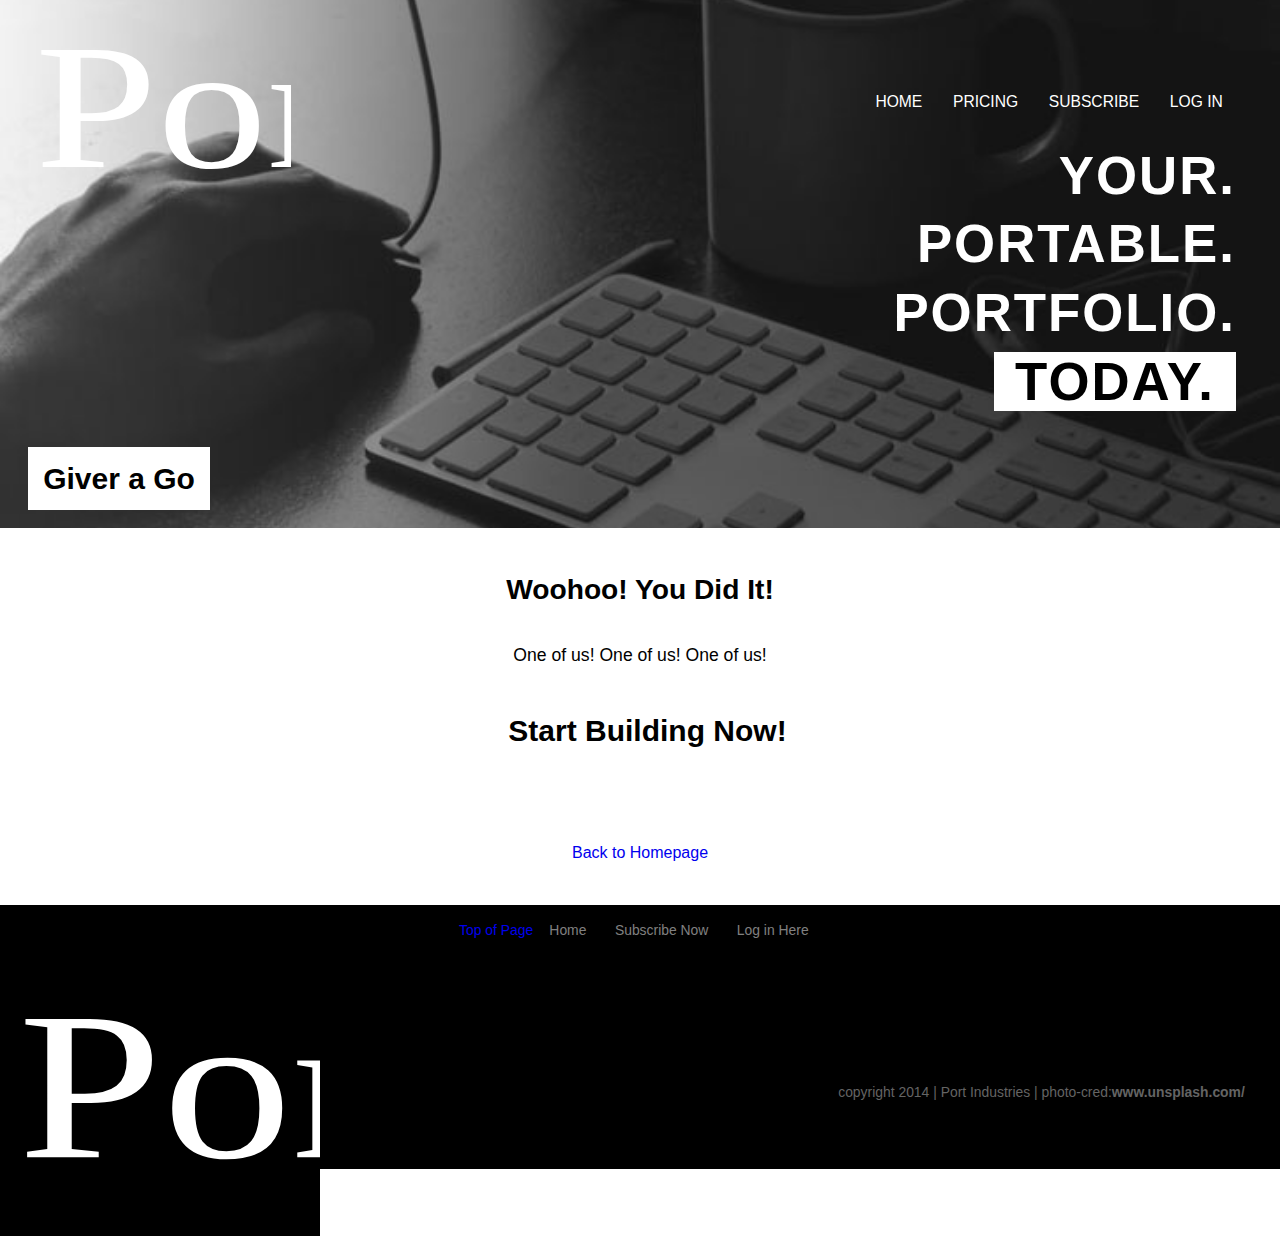
<file: thanks.html>
<!DOCTYPE html>
<html lang="en-ca">
<head>
  <meta charset="utf-8">
  <title>YOURPORT</title>
  <meta name="viewport" content="width=device-width,initial-scale=1">
  <link href="css/grid.css" rel="stylesheet">
  <link href="css/typography.css" rel="stylesheet">
  <link href="css/main.css" rel="stylesheet">

</head>
<body>
    
    <ul class="skip-links">
        <li><a href="#topnav">Skip to Top Navigation</a></li>
        <li><a href="#gonav">Skip to Giver a Go</a></li>
        <li><a href="index.html">Skip home button</a></li>
        <li><a href="pricing.html">Skip to Prices</a></li>
        <li><a href="subscribe.html">Skip to Subscription</a></li>
        <li><a href="#tour">Skip to Tour</a></li>
        <li><a href="#testemony">Skip to Testimonies</a></li>
        <li><a href="#bottomnav">Skip to Bottom Navigation</a></li>
    </ul>
     
<header>
    
    <img class="logo" src="images/logo.svg" alt="port logo">
    
    
    <nav role="navigation" id="topnav">
         <ul class="nav-m milli">
             <li class="gutter-1-2"><a class="" href="index.html" id="homenav">Home</a></li>
             <li class="gutter-1-2"><a class="" href="pricing.html" id="pricenav">Pricing</a></li>
            <li class="gutter-1-2"><a class="" href="subscribe.html" id="subnav">Subscribe</a></li> 
            <li class="gutter-1-2"><a class="">Log In</a></li>     
        </ul>
    </nav>
    
    <div>
        <h1>your.<br>portable.<br>portfolio.<br><a class="todaylink" href="subscribe.html">today.</a></h1>
  </div> 
    
    <p class="island-1-2 giver"><a class="button" href="subscribe.html" id="gonav">Giver a Go</a></p>
  
</header>

<main>
    
    

    <div class="thanks">
        <h2 class="">Woohoo! You Did It!</h2>

        <p class="">One of us! One of us! One of us!</p> 
        
        <p class="island-1-2 giver"><a class="button" href="index.html" id="gonav">Start Building Now!</a></p>
    
    </div>
    
    <div class="back-to">
        <p class="island-1-2"><a href="index.html" id="gonav">Back to Homepage</a></p>
    </div>
    
    
    
    
    
    
    
    
    
</main>


<footer>
    <nav role="navigation" id="bottomnav" class="micro">
        <ul class="footnav">
            <li><a class="" href="thanks.html">Top of Page</a></li>
            <li><a class="footnav" href="index.html">Home</a></li>
            <li><a class="footnav" href="subscribe.html">Subscribe Now</a></li>
            <li><a class="footnav" href="subscribe.html">Log in Here</a></li>
        </ul>
        
        <div class="grid">
            <img class="unit unit-xs-1 unit-m-1-4 bottom-logo" src="images/logo.svg" alt="port logo">
            <p class="unit unit-xs-1 unit-m-3-4 copyright">copyright 2014 | Port Industries | photo-cred:<a class="unsplash" href="https://unsplash.com/"><strong>www.unsplash.com/</strong></a> </p>
               
        </div>    
        
    </nav>
</footer>

</body>
</html>
</file>
<file: css/grid.css>
.grid {
  margin: 0;
  padding: 0;
  letter-spacing: -0.31em;
  text-rendering: optimizespeed;
  display: -webkit-flex;
  -webkit-flex-flow: row wrap;
  display: -ms-flexbox;
  -ms-flex-flow: row wrap;
  display: flex;
  flex-flow: row wrap;
}

.grid-bottom {
  -webkit-align-items: flex-end;
  -ms-align-items: flex-end;
  align-items: flex-end;
}

.grid-middle {
  -webkit-align-items: center;
  -ms-align-items: center;
  align-items: center;
}

.grid-stretch {
  -webkit-align-items: stretch;
  -ms-align-items: stretch;
  align-items: stretch;
}

.opera-only :-o-prefocus, .grid {
  word-spacing: -0.43em;
}

.unit {
  letter-spacing: normal;
  text-rendering: auto;
  vertical-align: top;
  word-spacing: normal;
  display: inline-block;
  visibility: visible;
}

.grid-bottom .unit {
  vertical-align: bottom;
}

.grid-middle .unit {
  vertical-align: middle;
}

.unit[class*="push-"],
.unit[class*="pull-"] {
  position: relative;
}

.unit-xs-hidden {
  display: none;
  visibility: hidden;
}

.unit-xs-centered {
  margin: 0 auto;
}

.unit-xs-1, .xs-1 {
  display: block;
  visibility: visible;
  width: 100%;
}

.unit-offset-xs-0 {
  margin-left: 0;
}

.unit-push-xs-0,
.unit-pull-xs-0 {
  left: 0;
}

.unit-xs-1-2, .xs-1-2 {
  width: 50.0000%;
}

.unit-offset-xs-1-2 {
  margin-left: 50.0000%;
}

.unit-push-xs-1-2 {
  left: 50.0000%;
}

.unit-pull-xs-1-2 {
  left: -50.0000%;
}

.unit-xs-1-3, .xs-1-3 {
  width: 33.3333%;
}

.unit-offset-xs-1-3 {
  margin-left: 33.3333%;
}

.unit-push-xs-1-3 {
  left: 33.3333%;
}

.unit-pull-xs-1-3 {
  left: -33.3333%;
}

.unit-xs-2-3, .xs-2-3 {
  width: 66.6667%;
}

.unit-offset-xs-2-3 {
  margin-left: 66.6667%;
}

.unit-push-xs-2-3 {
  left: 66.6667%;
}

.unit-pull-xs-2-3 {
  left: -66.6667%;
}

.unit-xs-1-4, .xs-1-4 {
  width: 25.0000%;
}

.unit-offset-xs-1-4 {
  margin-left: 25.0000%;
}

.unit-push-xs-1-4 {
  left: 25.0000%;
}

.unit-pull-xs-1-4 {
  left: -25.0000%;
}

.unit-xs-3-4, .xs-3-4 {
  width: 75.0000%;
}

.unit-offset-xs-3-4 {
  margin-left: 75.0000%;
}

.unit-push-xs-3-4 {
  left: 75.0000%;
}

.unit-pull-xs-3-4 {
  left: -75.0000%;
}

.unit-xs-1-2,.xs-1-2,.unit-xs-1-3,.xs-1-3,.unit-xs-2-3,.xs-2-3,.unit-xs-1-4,.xs-1-4,.unit-xs-3-4,.xs-3-4 {
  display: inline-block;
  visibility: visible;
}

@media only screen and (min-width: 25em) {

.unit-s-hidden {
  display: none;
  visibility: hidden;
}

.unit-s-centered {
  margin: 0 auto;
}

.unit-s-1, .s-1 {
  display: block;
  visibility: visible;
  width: 100%;
}

.unit-offset-s-0 {
  margin-left: 0;
}

.unit-push-s-0,
.unit-pull-s-0 {
  left: 0;
}

.unit-s-1-2, .s-1-2 {
  width: 50.0000%;
}

.unit-offset-s-1-2 {
  margin-left: 50.0000%;
}

.unit-push-s-1-2 {
  left: 50.0000%;
}

.unit-pull-s-1-2 {
  left: -50.0000%;
}

.unit-s-1-3, .s-1-3 {
  width: 33.3333%;
}

.unit-offset-s-1-3 {
  margin-left: 33.3333%;
}

.unit-push-s-1-3 {
  left: 33.3333%;
}

.unit-pull-s-1-3 {
  left: -33.3333%;
}

.unit-s-2-3, .s-2-3 {
  width: 66.6667%;
}

.unit-offset-s-2-3 {
  margin-left: 66.6667%;
}

.unit-push-s-2-3 {
  left: 66.6667%;
}

.unit-pull-s-2-3 {
  left: -66.6667%;
}

.unit-s-1-4, .s-1-4 {
  width: 25.0000%;
}

.unit-offset-s-1-4 {
  margin-left: 25.0000%;
}

.unit-push-s-1-4 {
  left: 25.0000%;
}

.unit-pull-s-1-4 {
  left: -25.0000%;
}

.unit-s-3-4, .s-3-4 {
  width: 75.0000%;
}

.unit-offset-s-3-4 {
  margin-left: 75.0000%;
}

.unit-push-s-3-4 {
  left: 75.0000%;
}

.unit-pull-s-3-4 {
  left: -75.0000%;
}

.unit-s-1-2,.s-1-2,.unit-s-1-3,.s-1-3,.unit-s-2-3,.s-2-3,.unit-s-1-4,.s-1-4,.unit-s-3-4,.s-3-4 {
  display: inline-block;
  visibility: visible;
}

}

@media only screen and (min-width: 38em) {

.unit-m-hidden {
  display: none;
  visibility: hidden;
}

.unit-m-centered {
  margin: 0 auto;
}

.unit-m-1, .m-1 {
  display: block;
  visibility: visible;
  width: 100%;
}

.unit-offset-m-0 {
  margin-left: 0;
}

.unit-push-m-0,
.unit-pull-m-0 {
  left: 0;
}

.unit-m-1-2, .m-1-2 {
  width: 50.0000%;
}

.unit-offset-m-1-2 {
  margin-left: 50.0000%;
}

.unit-push-m-1-2 {
  left: 50.0000%;
}

.unit-pull-m-1-2 {
  left: -50.0000%;
}

.unit-m-1-3, .m-1-3 {
  width: 33.3333%;
}

.unit-offset-m-1-3 {
  margin-left: 33.3333%;
}

.unit-push-m-1-3 {
  left: 33.3333%;
}

.unit-pull-m-1-3 {
  left: -33.3333%;
}

.unit-m-2-3, .m-2-3 {
  width: 66.6667%;
}

.unit-offset-m-2-3 {
  margin-left: 66.6667%;
}

.unit-push-m-2-3 {
  left: 66.6667%;
}

.unit-pull-m-2-3 {
  left: -66.6667%;
}

.unit-m-1-4, .m-1-4 {
  width: 25.0000%;
}

.unit-offset-m-1-4 {
  margin-left: 25.0000%;
}

.unit-push-m-1-4 {
  left: 25.0000%;
}

.unit-pull-m-1-4 {
  left: -25.0000%;
}

.unit-m-3-4, .m-3-4 {
  width: 75.0000%;
}

.unit-offset-m-3-4 {
  margin-left: 75.0000%;
}

.unit-push-m-3-4 {
  left: 75.0000%;
}

.unit-pull-m-3-4 {
  left: -75.0000%;
}

.unit-m-1-2,.m-1-2,.unit-m-1-3,.m-1-3,.unit-m-2-3,.m-2-3,.unit-m-1-4,.m-1-4,.unit-m-3-4,.m-3-4 {
  display: inline-block;
  visibility: visible;
}

}

@media only screen and (min-width: 60em) {

.unit-l-hidden {
  display: none;
  visibility: hidden;
}

.unit-l-centered {
  margin: 0 auto;
}

.unit-l-1, .l-1 {
  display: block;
  visibility: visible;
  width: 100%;
}

.unit-offset-l-0 {
  margin-left: 0;
}

.unit-push-l-0,
.unit-pull-l-0 {
  left: 0;
}

.unit-l-1-2, .l-1-2 {
  width: 50.0000%;
}

.unit-offset-l-1-2 {
  margin-left: 50.0000%;
}

.unit-push-l-1-2 {
  left: 50.0000%;
}

.unit-pull-l-1-2 {
  left: -50.0000%;
}

.unit-l-1-3, .l-1-3 {
  width: 33.3333%;
}

.unit-offset-l-1-3 {
  margin-left: 33.3333%;
}

.unit-push-l-1-3 {
  left: 33.3333%;
}

.unit-pull-l-1-3 {
  left: -33.3333%;
}

.unit-l-2-3, .l-2-3 {
  width: 66.6667%;
}

.unit-offset-l-2-3 {
  margin-left: 66.6667%;
}

.unit-push-l-2-3 {
  left: 66.6667%;
}

.unit-pull-l-2-3 {
  left: -66.6667%;
}

.unit-l-1-4, .l-1-4 {
  width: 25.0000%;
}

.unit-offset-l-1-4 {
  margin-left: 25.0000%;
}

.unit-push-l-1-4 {
  left: 25.0000%;
}

.unit-pull-l-1-4 {
  left: -25.0000%;
}

.unit-l-3-4, .l-3-4 {
  width: 75.0000%;
}

.unit-offset-l-3-4 {
  margin-left: 75.0000%;
}

.unit-push-l-3-4 {
  left: 75.0000%;
}

.unit-pull-l-3-4 {
  left: -75.0000%;
}

.unit-l-1-2,.l-1-2,.unit-l-1-3,.l-1-3,.unit-l-2-3,.l-2-3,.unit-l-1-4,.l-1-4,.unit-l-3-4,.l-3-4 {
  display: inline-block;
  visibility: visible;
}

}

.unit-content-distribute {
  display: -ms-flexbox;
  display: -webkit-flex;
  display: flex;
  -ms-flex-direction: column;
  -webkit-flex-direction: column;
  flex-direction: column;
  -ms-flex-pack: justify;
  -webkit-justify-content: space-between;
  justify-content: space-between;
  -ms-flex-align: center;
  -webkit-align-items: center;
  align-items: center;
}

.content-fill {
  -ms-flex-grow: 2;
  -webkit-flex-grow: 2;
  flex-grow: 2;
}

.content-shrink {
  -ms-align-self: center;
  -webkit-align-self: center;
  align-self: center;
}
</file>
<file: css/typography.css>
html {
  font: normal 100%/1.5 Georgia,serif;
}

@media only screen and (min-width: 60em) {

  html {
    font-size: 110%;
  }

}

@media only screen and (min-width: 90em) {

  html {
    font-size: 120%;
  }

}

@media only screen and (min-width: 120em) {

  html {
    font-size: 130%;
  }

}

h1, h2, h3, h4, h5, h6,
p, ul, ol, dl, dd, figure,
blockquote, details, hr,
fieldset, pre, table {
  margin: 0 0 1.5rem;
}

.yotta {
  font-size: 2.2807rem;
  line-height: 1.3154;
}

.zetta {
  font-size: 2.0273rem;
  line-height: 1.4798;
}

h1, .exa {
  font-size: 1.8020rem;
  line-height: 1.6648;
}

h2, .peta {
  font-size: 1.6018rem;
  line-height: 1.8729;
}

h3, .tera {
  font-size: 1.4238rem;
  line-height: 1.0535;
}

h4, .giga {
  font-size: 1.2656rem;
  line-height: 1.1852;
}

h5, .mega {
  font-size: 1.1250rem;
  line-height: 1.3333;
}

h6, .kilo {
  font-size: 1.0000rem;
  line-height: 1.5000;
}

small, .milli {
  font-size: 0.8889rem;
  line-height: 1.6875;
}

.micro {
  font-size: 0.7901rem;
  line-height: 1.8984;
}

sub,
sup {
  font-size: 75%;
  line-height: 1px;
  position: relative;
  vertical-align: baseline;
}

sup {
  top: -0.5em;
}

sub {
  bottom: -0.25em;
}

.text-left {
  text-align: left;
}

.text-right {
  text-align: right;
}

.text-center {
  text-align: center;
}

.normal {
  font-weight: normal;
}

.bold {
  font-weight: bold;
}

.italic {
  font-style: italic;
}

.push {
  margin-bottom: 1.5rem;
}

.push-none, .push-0 {
  margin-bottom: 0;
}

.push-double, .push-2 {
  margin-bottom: 3.0000rem;
}

.push-half, .push-1-2 {
  margin-bottom: 0.7500rem;
}

.pad-top, .pad-t {
  padding-top: 1.5rem;
}

.pad-bottom, .pad-b {
  padding-bottom: 1.5rem;
}

.pad-top-double, .pad-t-2 {
  padding-top: 3.0000rem;
}

.pad-bottom-double, .pad-b-2 {
  padding-bottom: 3.0000rem;
}

.pad-top-half, .pad-t-1-2 {
  padding-top: 0.7500rem;
}

.pad-bottom-half, .pad-b-1-2 {
  padding-bottom: 0.7500rem;
}

.island {
  padding: 1.5rem;
}

.island-half, .island-1-2 {
  padding: 0.7500rem;
}

.island-double, .island-2 {
  padding: 3.0000rem;
}

.gutter {
  padding-left: 1.5rem;
  padding-right: 1.5rem;
}

.gutter-half, .gutter-1-2 {
  padding-left: 0.7500rem;
  padding-right: 0.7500rem;
}

.gutter-double, .gutter-2 {
  padding-left: 3.0000rem;
  padding-right: 3.0000rem;
}
</file>
<file: css/main.css>
@-moz-viewport { width: device-width; scale: 1; }
@-ms-viewport { width: device-width; scale: 1; }
@-o-viewport { width: device-width; scale: 1; }
@-webkit-viewport { width: device-width; scale: 1; }
@viewport { width: device-width; scale: 1; }

html {
  margin: 0;
  padding: 0;
  box-sizing: border-box;

  -moz-text-size-adjust: 100%;
  -ms-text-size-adjust: 100%;
  -webkit-text-size-adjust: 100%;
  text-size-adjust: 100%;
}

*, *:before, *:after {
  box-sizing: inherit;
}

body {
    margin: 0;
    padding: 0;
    font-family: 'helvetica neue', 'helvetica', sans-serif;
}


.intro {
    padding-bottom: 3rem;
}

.intro p {  
    margin-bottom: 1%;
}

.h2 {
    text-align: center;
    margin: 0;
    padding-top: 1rem;
}

.nav {
    list-style: none;
    text-transform: uppercase;
    color: white;
    padding: .5rem;
}

.nav li {
    width: 8em;
    display: inline;
}

.nav a {
    display: block;
    background-color: rgba(0, 0, 0, .4);
    text-align: center;
    margin-top: .5rem;
    padding: .5rem;
    color: white;
}

a,
a:visited {
    text-decoration: none;
    font-family: 'Helvetica Neue', sans-serif;
    font-weight: medium;
}

.skip-links {
    margin: 0;
    padding: 0;
    list-style-type: none;
}

.skip-links a {
    position: absolute;
    top: -5em;
    background-color: black;
    color: white;
    padding: 0.5em 0.75em;
    font-weight: bold;
    text-decoration: none;
}

.skip-links a:focus {
    top: 0;
}

header {
    display: block;
    height: 100%;
    width:100%;
    background-color: black;
    background-image: url(../images/main-image.jpg);
    background-position: center;
    background-size: cover;
    padding: 1px 0 0 0;
}

h1 {
    color: white;
    font-family: 'helvetica neue', 'helvetica', sans-serif;
    text-transform: uppercase;
    font-size: 1.5rem;
    text-align: right;
    line-height: 1.3em;
    padding-right: 1rem;
    letter-spacing: 2px;
    padding-top: 4.5rem;
}

img {
    width: 100%;
    background-color: black;
}

.logo {
    float: left;
    margin-left: 2em;
    position: relative;
    width: 20%;
    display: block;
    margin-right: auto;
    padding-top: 1rem;
    margin-bottom: 2rem;
    background-color: transparent;
}

.copyright {
    padding-top: 2rem;
    color: rgba(100, 100, 100, 1);
    text-align: center;
    margin: 0;
}

footer {
    background-color: black;
}


.button {
    color: black;
    background-color: white;
    font-size: 20px; 
    border: none;
    padding: .5em;
    font-weight: bold;
    margin-left: 1em;
}

.button:hover {
    color: white;
    background-color: black;
    font-weight: normal;
}


.buttbutton {
    color: white;
    background-color: rgba(250, 0, 0, .5);
    margin: 0 4rem;
    border: none;
    font-weight: medium;
    display: block;
    padding: 0 .5em;
    text-align: center;
    text-transform: uppercase;
    font-size: 16px;
}

.buttbutton:hover {
    color: rgba(250, 0, 0, .5);
    background-color: white;
    font-weight: bold;
}

.price-title {
    color: rgba(0, 0, 0, .6);
    text-transform: uppercase;
    margin: 0;
    padding: .5em 0;
}

.price-title:hover {
    color: rgba(250, 0, 0, .5);
}

.info {

}

.startlink {
    color: black;
}

.startlink:hover {
    opacity: .5;
}

.todaylink {
    color: black;
    background-color: white;
    padding: 0 1.2rem;
}

.todaylink:hover {
    color: white;
    background-color: black;
    font-weight: normal;
}


textarea {
    height: 18em;
    width: 90%;
}

.begone {
    display: none;
}

.tests {
    margin:0;
}

.footnav {
    color: grey;
    list-style: none;
    text-align: center;
    padding: .7rem;
}

.footnav a:hover {
    opacity: .5;
}

.footnav a:visited {
    color: white;
}

.footnav a:visited:hover {
    opacity: .5;
}

.testemony {
    text-transform: uppercase;
}

.testemony-p {
    margin-bottom: 8px;
}

.sm-button:hover {
    color: rgba(0, 0, 0, .4);
    background-color: white;
    font-weight: normal;
}

.price-list {
    list-style: disc;
    margin-bottom:0;
    padding:0 .5em;
    line-height: 200%;
    
}

.price h3{
    text-align: center;
    text-decoration: underline;
}

.price {
    padding: 0 1;
}



form {
    padding: 0 1.5em;
    margin: 0 auto;
    max-width: 30em;
    padding-bottom: 8rem;
}

.colourback {
    background-color: ;
}

label {
    display: block; 
}

input + label {
    display: inline-block;
}

.inputbox {
    width: 100%;
    height: 3em;
}

textarea {
    height: 18em;
    width: 100%;
}

button {
    width: 8rem;
    color: rgba(250, 250, 250, 1);
    font-size: 20px;
    text-transform: uppercase;
    margin-top: 0.5em;
    border: none;
    background-color: rgba(250, 0, 0, .5);
}
    
.submit {
    color: rgba(250, 250, 250, 1);
}

button:hover {
    background-color: white;
    color: rgba(250, 0, 0, .5);
    font-weight: bold;
}

.submit:hover {
    background-color: white;
    color: rgba(250, 0, 0, .5);
    font-weight: bold;
}

.levels {
    padding-right: 0.5em;
    padding-bottom: 1em;
}

.yourlevel {
   padding-top: 0.5em;
    margin: 0;
    color: rgba(0, 0, 0, .6);
}

.radio {
    white-space: nowrap;
    display: inline-block;
}

.submit-button {
    text-align: center;
}

.join {
    text-align: center;
    padding: 0em 1em;
    margin: 0;
    padding-top: 1rem;
    letter-spacing: 2px;
}

.join-p {
    text-align: center;
    letter-spacing: 1px;
}

.form-titles {
    color: rgba(0, 0, 0, .6);
    text-align: center;
    padding:0;
    margin: 0;
    font-size: 25px;
    text-transform: uppercase;
    font-weight: bold;
    letter-spacing: 2px;
    background-color: rgba(0, 0, 0, .1);
}

.basics {
    background-color: white;
    padding: .5em;
    margin-bottom: 2rem;
}

.not-free {
    background-color: white;
    padding: .5em;
    margin-borrom: 2rem;
}

.submit-button-free {
    text-align: center;
}

.after {
    margin-bottom: 2rem;
}

.after-bottom {
    margin-bottom: 1rem;
}

.before {
    margin-top: 1rem;
}

.thanks {
    padding: 2rem;
    text-align: center;
}

.back-to {
    text-align: center;
    font-size: 16px;
    font-weight: normal;
    color: black;
}

.back-to:hover {
    opacity: .5;
}

.back-to:visited {
    color: grey;
}

.bottom-logo {
    padding: 0 40%;
}

label {
    color: rgba(0, 0, 0, .6);
}

.inputbox {
    border: none;
    border-bottom: solid 1pt grey;
}

.unsplash {
    color: rgba(100, 100, 100, 1);
}

.unsplash:visited {
    opacity: .5;
}

.unsplash:hover {
    opacity: .5;
}

.nav-m a {
    color: white;
}

.nav-m li {
    display: none;
}     
    
.nav-m a:hover {
    color: black;
    opacity: .5;
    font-weight: bold;
}  

@media only screen and (min-width: 25em) {


}



@media only screen and (min-width: 38em) {
    
 .nav-m li {
    display: inline;
}      
    
.nav {
    display: none;
}      
    
.feature {
    opacity: .8;
    color: #484848;
}

.feature:hover {
    opacity: 1;
    color: black;
}    
    
    
.copyright {
    margin: 0;
    float: right;
    text-align: right;
    padding-right: 2rem;
    padding-top: 5.5rem;
}
    
footer {
    height: 15rem;
}  
    
header {
    height: 30rem;
}
    
.begone {
    display: block;
}
    
.footnav li {
    display: inline-block;
}
  
h1 {
    font-size: 3em;
    padding-top: .5em;
    margin-right: .5em;
}
    
.button {
    margin-left: .5em;
    font-size: 30px;

}

    
.bottom-logo {
    padding: 0;
    padding-left: 1rem;
    position: relative;
}
    
  
.buttbutton {
    display: none;
}
    
 .nav-m {
    color: white;
    list-style: none;
    text-transform: uppercase;
    text-align: right;
    padding-right: 2.5rem;
    padding-top: 3.2rem;
}
     
    
    
}
    
@media only screen and (min-width: 60em) {
  
    
.nav-m {
    padding-top: 5rem;
}
 
h1 {
    padding-top: 0;
}

}
</file>
